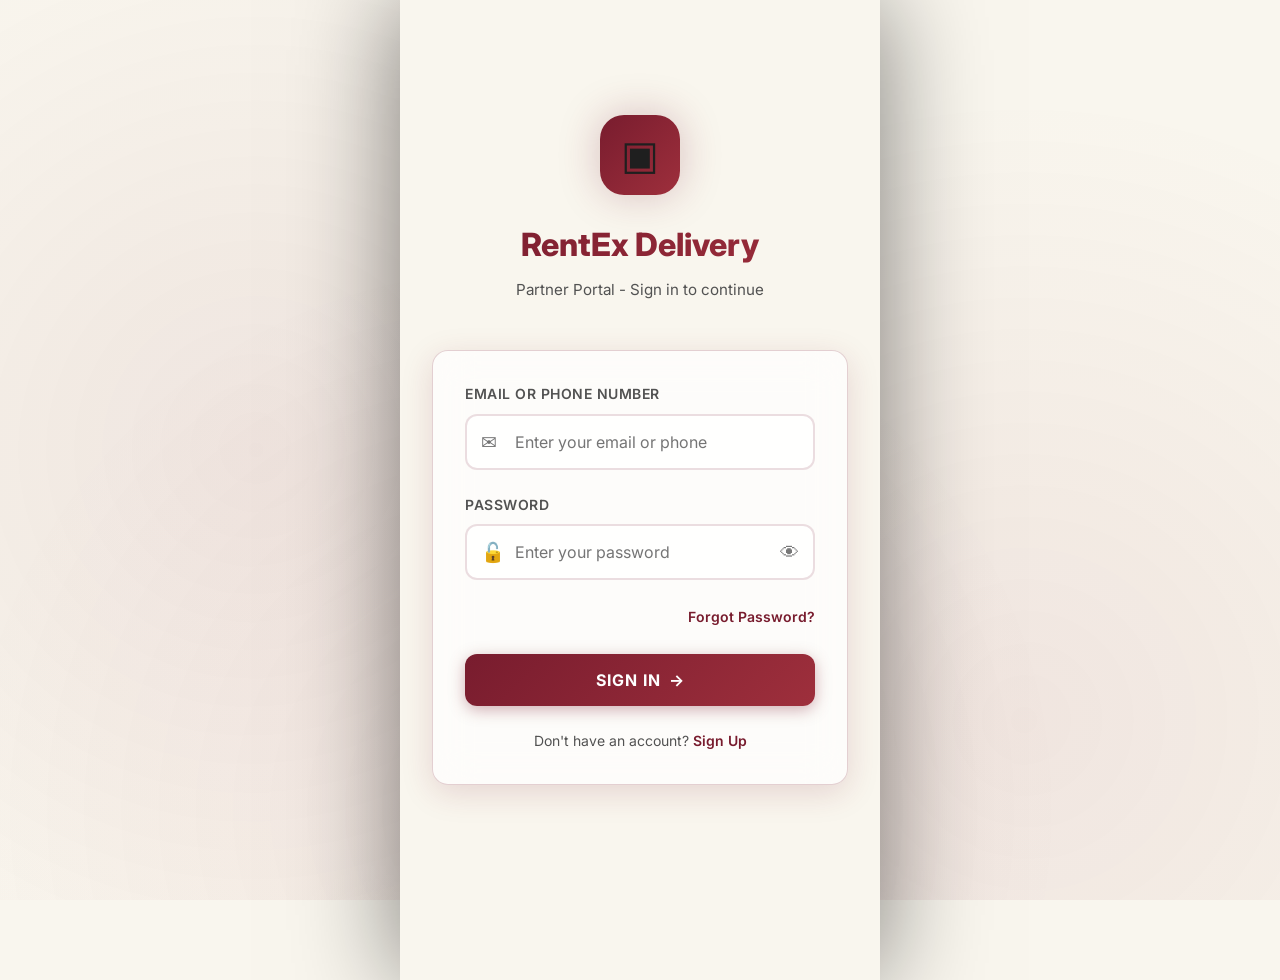
<file: index.html>
<!DOCTYPE html>
<html lang="en">

<head>
    <meta charset="UTF-8">
    <meta name="viewport" content="width=device-width, initial-scale=1.0">
    <title>RentEx Delivery Partner - Premium Rental Delivery Platform</title>
    <meta name="description"
        content="Join RentEx as a delivery partner and earn rewards while delivering rental items with our intuitive, feature-rich mobile platform.">
    <link rel="stylesheet" href="style.css">
</head>

<body>
    <div class="app-container">

        <!-- ==================== LOGIN PAGE ==================== -->
        <div id="loginPage" class="page active">
            <div class="login-container">
                <div class="login-header">
                    <div class="logo">▣</div>
                    <h1>RentEx Delivery</h1>
                    <p>Partner Portal - Sign in to continue</p>
                </div>

                <form class="login-form" id="loginForm">
                    <div class="input-group">
                        <label for="emailPhone">Email or Phone Number</label>
                        <div class="input-wrapper">
                            <span class="input-icon">✉</span>
                            <input type="text" id="emailPhone" placeholder="Enter your email or phone" required>
                        </div>
                    </div>

                    <div class="input-group">
                        <label for="password">Password</label>
                        <div class="input-wrapper">
                            <span class="input-icon">🔓</span>
                            <input type="password" id="password" placeholder="Enter your password" required>
                            <span class="password-toggle" onclick="togglePasswordVisibility('password', this)">👁</span>
                        </div>
                    </div>

                    <div class="forgot-password">
                        <a href="#" id="forgotPasswordLink">Forgot Password?</a>
                    </div>

                    <button type="submit" class="btn btn-primary btn-icon">
                        <span>Sign In</span>
                        <span>→</span>
                    </button>

                    <div
                        style="text-align: center; margin-top: 1.5rem; color: var(--text-secondary); font-size: 0.875rem;">
                        Don't have an account?
                        <a href="#" onclick="showPage('signupPage'); return false;"
                            style="color: var(--primary); font-weight: 600; text-decoration: none;">Sign Up</a>
                    </div>
                </form>
            </div>
        </div>

        <!-- ==================== FORGOT PASSWORD PAGE ==================== -->
        <div id="forgotPasswordPage" class="page">
            <div class="login-container">
                <div class="login-header">
                    <div class="logo">🔓</div>
                    <h1>Reset Password</h1>
                    <p>Enter your email or phone to reset your password</p>
                </div>

                <form class="login-form" id="forgotPasswordForm">
                    <div class="input-group">
                        <label for="resetEmailPhone">Email or Phone Number</label>
                        <div class="input-wrapper">
                            <span class="input-icon">✉</span>
                            <input type="text" id="resetEmailPhone" placeholder="Enter your email or phone" required>
                        </div>
                    </div>

                    <button type="submit" class="btn btn-primary btn-icon">
                        <span>Send Reset Code</span>
                        <span>→</span>
                    </button>

                    <div style="text-align: center; margin-top: 1.5rem;">
                        <a href="#" onclick="showPage('loginPage'); return false;"
                            style="color: var(--text-secondary); text-decoration: none; font-size: 0.875rem;">
                            ← Back to Login
                        </a>
                    </div>
                </form>
            </div>
        </div>

        <!-- ==================== RESET PASSWORD PAGE ==================== -->
        <div id="resetPasswordPage" class="page">
            <div class="login-container">
                <div class="login-header">
                    <div class="logo">✓</div>
                    <h1>Create New Password</h1>
                    <p>Enter your new password below</p>
                </div>

                <form class="login-form" id="resetPasswordForm">
                    <div class="input-group">
                        <label for="newPassword">New Password</label>
                        <div class="input-wrapper">
                            <span class="input-icon">🔓</span>
                            <input type="password" id="newPassword" placeholder="Enter new password (min. 6 characters)"
                                required minlength="6">
                        </div>
                    </div>

                    <div class="input-group">
                        <label for="confirmPassword">Confirm Password</label>
                        <div class="input-wrapper">
                            <span class="input-icon">🔓</span>
                            <input type="password" id="confirmPassword" placeholder="Confirm new password" required
                                minlength="6">
                        </div>
                    </div>

                    <button type="submit" class="btn btn-success btn-icon">
                        <span>Reset Password</span>
                        <span>✓</span>
                    </button>
                </form>
            </div>
        </div>

        <!-- ==================== SIGN UP PAGE ==================== -->
        <div id="signupPage" class="page">
            <div class="login-container">
                <div class="login-header">
                    <div class="logo">+</div>
                    <h1>Create Account</h1>
                    <p>Join as a delivery partner and start earning</p>
                </div>

                <form class="login-form" id="signupForm">
                    <div class="input-group">
                        <label for="signupName">Full Name</label>
                        <div class="input-wrapper">
                            <span class="input-icon">◔</span>
                            <input type="text" id="signupName" placeholder="Enter your full name" required
                                minlength="3">
                        </div>
                    </div>

                    <div class="input-group">
                        <label for="signupEmailPhone">Email or Phone Number</label>
                        <div class="input-wrapper">
                            <span class="input-icon">✉</span>
                            <input type="text" id="signupEmailPhone" placeholder="Enter your email or phone" required>
                        </div>
                    </div>

                    <div class="input-group">
                        <label for="signupPassword">Password</label>
                        <div class="input-wrapper">
                            <span class="input-icon">🔓</span>
                            <input type="password" id="signupPassword"
                                placeholder="Create a password (min. 6 characters)" required minlength="6">
                            <span class="password-toggle"
                                onclick="togglePasswordVisibility('signupPassword', this)">👁</span>
                        </div>
                    </div>

                    <div class="input-group">
                        <label for="signupConfirmPassword">Confirm Password</label>
                        <div class="input-wrapper">
                            <span class="input-icon">🔓</span>
                            <input type="password" id="signupConfirmPassword" placeholder="Confirm your password"
                                required minlength="6">
                            <span class="password-toggle"
                                onclick="togglePasswordVisibility('signupConfirmPassword', this)">👁</span>
                        </div>
                    </div>

                    <button type="submit" class="btn btn-success btn-icon">
                        <span>Create Account</span>
                        <span>✓</span>
                    </button>

                    <div
                        style="text-align: center; margin-top: 1.5rem; color: var(--text-secondary); font-size: 0.875rem;">
                        Already have an account?
                        <a href="#" onclick="showPage('loginPage'); return false;"
                            style="color: var(--primary); font-weight: 600; text-decoration: none;">Sign In</a>
                    </div>
                </form>
            </div>
        </div>

        <!-- ==================== DASHBOARD PAGE ==================== -->
        <div id="dashboardPage" class="page">
            <div class="dashboard">
                <div class="welcome-card">
                    <h2>Welcome, Alex! </h2>
                    <p>You have 2 new delivery requests today</p>
                </div>

                <div class="stats-grid">
                    <div class="stat-card">
                        <div class="stat-icon">◉</div>
                        <div class="stat-label">Today's Earnings</div>
                        <div class="stat-value">₹0</div>
                    </div>

                    <div class="stat-card">
                        <div class="stat-icon">✓</div>
                        <div class="stat-label">Completed</div>
                        <div class="stat-value">0</div>
                    </div>

                    <div class="stat-card">
                        <div class="stat-icon">●</div>
                        <div class="stat-label">Active</div>
                        <div class="stat-value">2</div>
                    </div>

                    <div class="stat-card">
                        <div class="stat-icon">★</div>
                        <div class="stat-label">Rewards</div>
                        <div class="stat-value">0 pts</div>
                    </div>
                </div>

                <div class="section-header">
                    <h3>Upcoming Deliveries</h3>
                    <a href="#" class="view-all">View All →</a>
                </div>

                <div class="order-list">
                    <!-- Order 1 - Pickup from Owner (Delivery Type 1) -->
                    <div class="order-card" onclick="viewOrderDetails('ORD-2451', 'PICKUP_FROM_OWNER')">
                        <div class="order-header">
                            <span class="order-id">▣ ORD-2451</span>
                            <span class="status-badge status-pickup-owner">Pickup from Owner</span>
                        </div>

                        <div class="order-details">
                            <div class="detail-row">
                                <span class="detail-icon">◈</span>
                                <div class="detail-content">
                                    <div class="detail-label">Item</div>
                                    <div class="detail-value">Professional Camera Kit</div>
                                </div>
                            </div>

                            <div class="detail-row">
                                <span class="detail-icon">◔</span>
                                <div class="detail-content">
                                    <div class="detail-label">Pickup From</div>
                                    <div class="detail-value">Rajesh Kumar (Owner)</div>
                                </div>
                            </div>

                            <div class="detail-row">
                                <span class="detail-icon">⊙</span>
                                <div class="detail-content">
                                    <div class="detail-label">Deliver To</div>
                                    <div class="detail-value">Priya Sharma (Borrower)</div>
                                </div>
                            </div>

                            <div class="detail-row">
                                <span class="detail-icon">◉</span>
                                <div class="detail-content">
                                    <div class="detail-label">Earnings</div>
                                    <div class="detail-value">₹180</div>
                                </div>
                            </div>

                            <div class="detail-row">
                                <span class="detail-icon">◫</span>
                                <div class="detail-content">
                                    <div class="detail-label">Rental Period</div>
                                    <div class="detail-value">3 Days</div>
                                </div>
                            </div>
                        </div>

                        <div class="order-actions">
                            <button class="btn btn-secondary btn-small"
                                onclick="event.stopPropagation(); rejectOrder('ORD-2451')">
                                ✕ Reject
                            </button>
                            <button class="btn btn-success btn-small"
                                onclick="event.stopPropagation(); acceptOrder('ORD-2451', 'PICKUP_FROM_OWNER')">
                                ✓ Accept
                            </button>
                        </div>
                    </div>

                    <!-- Order 2 - Return to Owner (Delivery Type 2) -->
                    <div class="order-card" onclick="viewOrderDetails('ORD-2450', 'RETURN_TO_OWNER')">
                        <div class="order-header">
                            <span class="order-id">▣ ORD-2450</span>
                            <span class="status-badge status-return-owner">Return to Owner</span>
                        </div>

                        <div class="order-details">
                            <div class="detail-row">
                                <span class="detail-icon">◈</span>
                                <div class="detail-content">
                                    <div class="detail-label">Item</div>
                                    <div class="detail-value">Professional Camera Kit (Return)</div>
                                </div>
                            </div>

                            <div class="detail-row">
                                <span class="detail-icon">●</span>
                                <div class="detail-content">
                                    <div class="detail-label">Pickup From</div>
                                    <div class="detail-value">Priya Sharma (Borrower)</div>
                                </div>
                            </div>

                            <div class="detail-row">
                                <span class="detail-icon">⌂</span>
                                <div class="detail-content">
                                    <div class="detail-label">Return To</div>
                                    <div class="detail-value">Rajesh Kumar (Owner)</div>
                                </div>
                            </div>

                            <div class="detail-row">
                                <span class="detail-icon">◉</span>
                                <div class="detail-content">
                                    <div class="detail-label">Earnings</div>
                                    <div class="detail-value">₹180</div>
                                </div>
                            </div>

                            <div class="detail-row">
                                <span class="detail-icon">☰</span>
                                <div class="detail-content">
                                    <div class="detail-label">Original Delivery</div>
                                    <div class="detail-value">ORD-2451 (Completed 3 days ago)</div>
                                </div>
                            </div>
                        </div>

                        <div class="order-actions">
                            <button class="btn btn-secondary btn-small"
                                onclick="event.stopPropagation(); rejectOrder('ORD-2450')">
                                ✕ Reject
                            </button>
                            <button class="btn btn-success btn-small"
                                onclick="event.stopPropagation(); acceptOrder('ORD-2450', 'RETURN_TO_OWNER')">
                                ✓ Accept
                            </button>
                        </div>
                    </div>

                    <!-- Order 3 - Another Pickup from Owner -->
                    <div class="order-card" onclick="viewOrderDetails('ORD-2452', 'PICKUP_FROM_OWNER')">
                        <div class="order-header">
                            <span class="order-id">▣ ORD-2452</span>
                            <span class="status-badge status-pickup-owner">Pickup from Owner</span>
                        </div>

                        <div class="order-details">
                            <div class="detail-row">
                                <span class="detail-icon">◐</span>
                                <div class="detail-content">
                                    <div class="detail-label">Item</div>
                                    <div class="detail-value">Mountain Bike</div>
                                </div>
                            </div>

                            <div class="detail-row">
                                <span class="detail-icon">◔</span>
                                <div class="detail-content">
                                    <div class="detail-label">Pickup From</div>
                                    <div class="detail-value">Amit Singh (Owner)</div>
                                </div>
                            </div>

                            <div class="detail-row">
                                <span class="detail-icon">⊙</span>
                                <div class="detail-content">
                                    <div class="detail-label">Deliver To</div>
                                    <div class="detail-value">Neha Gupta (Borrower)</div>
                                </div>
                            </div>

                            <div class="detail-row">
                                <span class="detail-icon">◉</span>
                                <div class="detail-content">
                                    <div class="detail-label">Earnings</div>
                                    <div class="detail-value">₹350</div>
                                </div>
                            </div>
                        </div>

                        <div class="order-actions">
                            <button class="btn btn-secondary btn-small"
                                onclick="event.stopPropagation(); rejectOrder('ORD-2452')">
                                ✕ Reject
                            </button>
                            <button class="btn btn-success btn-small"
                                onclick="event.stopPropagation(); acceptOrder('ORD-2452', 'PICKUP_FROM_OWNER')">
                                ✓ Accept
                            </button>
                        </div>
                    </div>
                </div>
            </div>

            <!-- Bottom Navigation -->
            <nav class="bottom-nav">
                <a class="nav-item active" onclick="showPage('dashboardPage')">
                    <span class="icon">⌂</span>
                    <span>Home</span>
                </a>
                <a class="nav-item" onclick="showPage('ordersPage')">
                    <span class="icon">▣</span>
                    <span>Orders</span>
                </a>
                <a class="nav-item" onclick="showPage('earningsPage')">
                    <span class="icon">◉</span>
                    <span>Earnings</span>
                </a>
                <a class="nav-item" onclick="showPage('profilePage')">
                    <span class="icon">◔</span>
                    <span>Profile</span>
                </a>
            </nav>
        </div>

        <!-- ==================== ORDER DETAILS PAGE ==================== -->
        <div id="orderDetailsPage" class="page">
            <header class="header">
                <div class="header-content">
                    <button class="back-btn" onclick="showPage('dashboardPage')">←</button>
                    <h1 class="header-title">Order Details</h1>
                    <div class="header-actions">
                        <button class="icon-btn" onclick="alert('Call support')">☎</button>
                    </div>
                </div>
            </header>

            <div class="order-details-page">
                <!-- Order Info -->
                <div class="info-card">
                    <div class="info-card-header">
                        <span style="font-size: 1.5rem;">▣</span>
                        <h3>Order #ORD-2451</h3>
                    </div>
                    <div class="info-grid">
                        <div class="info-item">
                            <span class="info-item-icon">◈</span>
                            <div class="info-item-content">
                                <p>Item Name</p>
                                <p>Professional Camera Kit</p>
                            </div>
                        </div>
                        <div class="info-item">
                            <span class="info-item-icon">▭</span>
                            <div class="info-item-content">
                                <p>Package Size</p>
                                <p>Medium - 5 kg (Fragile)</p>
                            </div>
                        </div>
                        <div class="info-item">
                            <span class="info-item-icon">◉</span>
                            <div class="info-item-content">
                                <p>Your Earnings</p>
                                <p style="color: var(--success); font-weight: 700; font-size: 1.25rem;">₹180</p>
                            </div>
                        </div>
                        <div class="info-item">
                            <span class="info-item-icon">◫</span>
                            <div class="info-item-content">
                                <p>Rental Period</p>
                                <p>3 Days (Dec 12 - Dec 15)</p>
                            </div>
                        </div>
                    </div>
                </div>

                <!-- Seller Information -->
                <div class="info-card">
                    <div class="info-card-header">
                        <span style="font-size: 1.5rem;">◔</span>
                        <h3>Seller Information</h3>
                    </div>
                    <div class="user-info">
                        <div class="user-avatar">RK</div>
                        <div class="user-details">
                            <h4>Rajesh Kumar</h4>
                            <p>★ 4.8 Rating · 156 Items Rented</p>
                        </div>
                    </div>
                    <div class="info-grid">
                        <div class="info-item">
                            <span class="info-item-icon">●</span>
                            <div class="info-item-content">
                                <p>Pickup Address</p>
                                <p>123 MG Road, Bangalore, Karnataka 560001</p>
                            </div>
                        </div>
                        <div class="info-item">
                            <span class="info-item-icon">☎</span>
                            <div class="info-item-content">
                                <p>Phone Number</p>
                                <p>+91 98765 43210</p>
                            </div>
                        </div>
                    </div>
                </div>

                <!-- Buyer Information -->
                <div class="info-card">
                    <div class="info-card-header">
                        <span style="font-size: 1.5rem;">◈</span>
                        <h3>Customer Information</h3>
                    </div>
                    <div class="user-info">
                        <div class="user-avatar" style="background: var(--success-gradient);">PS</div>
                        <div class="user-details">
                            <h4>Priya Sharma</h4>
                            <p>★ 4.9 Rating · Member since 2022</p>
                        </div>
                    </div>
                    <div class="info-grid">
                        <div class="info-item">
                            <span class="info-item-icon">⊙</span>
                            <div class="info-item-content">
                                <p>Delivery Address</p>
                                <p>456 Indiranagar 2nd Stage, Bangalore, Karnataka 560038</p>
                            </div>
                        </div>
                        <div class="info-item">
                            <span class="info-item-icon">☎</span>
                            <div class="info-item-content">
                                <p>Phone Number</p>
                                <p>+91 87654 32109</p>
                            </div>
                        </div>
                    </div>
                </div>

                <!-- 4-Photo Capture Section -->
                <div class="photo-capture-section" id="photoSection">
                    <div class="info-card-header">
                        <span style="font-size: 1.5rem;">◈</span>
                        <h3 id="photoSectionTitle">Item Documentation (4 Photos)</h3>
                    </div>
                    <p style="color: var(--text-secondary); font-size: 0.875rem; margin-bottom: 1rem;"
                        id="photoSectionDesc">
                        Capture 4 different angles of the item to document its condition
                    </p>

                    <!-- 4-Photo Grid -->
                    <div class="photo-grid">
                        <!-- Front Photo -->
                        <div class="photo-item">
                            <div class="photo-label">◈ Front View</div>
                            <div class="photo-preview-small" id="photoFront">
                                <div class="photo-preview-placeholder">
                                    <div class="icon">◈</div>
                                    <p>Front</p>
                                </div>
                            </div>
                            <div class="file-input-wrapper">
                                <label for="photoInputFront" class="btn btn-secondary btn-small">
                                    <span>Capture</span>
                                </label>
                                <input type="file" id="photoInputFront" accept="image/*" capture="environment"
                                    onchange="handle4PhotoCapture(event, 'front')">
                            </div>
                        </div>

                        <!-- Back Photo -->
                        <div class="photo-item">
                            <div class="photo-label">◈ Back View</div>
                            <div class="photo-preview-small" id="photoBack">
                                <div class="photo-preview-placeholder">
                                    <div class="icon">◈</div>
                                    <p>Back</p>
                                </div>
                            </div>
                            <div class="file-input-wrapper">
                                <label for="photoInputBack" class="btn btn-secondary btn-small">
                                    <span>Capture</span>
                                </label>
                                <input type="file" id="photoInputBack" accept="image/*" capture="environment"
                                    onchange="handle4PhotoCapture(event, 'back')">
                            </div>
                        </div>

                        <!-- Left Photo -->
                        <div class="photo-item">
                            <div class="photo-label">◈ Left Side</div>
                            <div class="photo-preview-small" id="photoLeft">
                                <div class="photo-preview-placeholder">
                                    <div class="icon">◈</div>
                                    <p>Left</p>
                                </div>
                            </div>
                            <div class="file-input-wrapper">
                                <label for="photoInputLeft" class="btn btn-secondary btn-small">
                                    <span>Capture</span>
                                </label>
                                <input type="file" id="photoInputLeft" accept="image/*" capture="environment"
                                    onchange="handle4PhotoCapture(event, 'left')">
                            </div>
                        </div>

                        <!-- Right Photo -->
                        <div class="photo-item">
                            <div class="photo-label">◈ Right Side</div>
                            <div class="photo-preview-small" id="photoRight">
                                <div class="photo-preview-placeholder">
                                    <div class="icon">◈</div>
                                    <p>Right</p>
                                </div>
                            </div>
                            <div class="file-input-wrapper">
                                <label for="photoInputRight" class="btn btn-secondary btn-small">
                                    <span>Capture</span>
                                </label>
                                <input type="file" id="photoInputRight" accept="image/*" capture="environment"
                                    onchange="handle4PhotoCapture(event, 'right')">
                            </div>
                        </div>
                    </div>

                    <!-- Damage Description -->
                    <div style="margin-top: 1.5rem;">
                        <label for="damageDescription"
                            style="display: block; color: var(--text-secondary); font-size: 0.875rem; font-weight: 600; margin-bottom: 0.5rem;">
                            <span id="damageLabel">📝 Pre-existing Damage Description</span>
                        </label>
                        <textarea id="damageDescription" rows="4"
                            placeholder="Describe any damages, scratches, dents, or defects you notice..."
                            style="width: 100%; padding: 1rem; background: rgba(255, 255, 255, 0.05); border: 2px solid var(--border-color); border-radius: var(--radius-md); color: var(--text-primary); font-size: 0.95rem; font-family: inherit; resize: vertical;"
                            maxlength="500"></textarea>
                        <div
                            style="text-align: right; font-size: 0.75rem; color: var(--text-muted); margin-top: 0.25rem;">
                            <span id="charCount">0</span>/500 characters
                        </div>
                    </div>
                </div>

                <!-- Original Condition Section (Hidden, shown for RETURN orders) -->
                <div class="comparison-section" id="originalConditionSection" style="display: none;">
                    <div class="info-card-header">
                        <span style="font-size: 1.5rem;">◎</span>
                        <h3>Original Condition (From First Delivery)</h3>
                    </div>
                    <p style="color: var(--text-secondary); font-size: 0.875rem; margin-bottom: 1rem;">
                        Compare with these photos taken during the initial pickup
                    </p>

                    <!-- Original 4 Photos -->
                    <div class="photo-grid">
                        <div class="photo-item">
                            <div class="photo-label">◈ Original Front</div>
                            <div class="photo-preview-small" id="originalPhotoFront">
                                <div class="photo-preview-placeholder">
                                    <div class="icon">◈</div>
                                    <p>No photo</p>
                                </div>
                            </div>
                        </div>
                        <div class="photo-item">
                            <div class="photo-label">◈ Original Back</div>
                            <div class="photo-preview-small" id="originalPhotoBack">
                                <div class="photo-preview-placeholder">
                                    <div class="icon">◈</div>
                                    <p>No photo</p>
                                </div>
                            </div>
                        </div>
                        <div class="photo-item">
                            <div class="photo-label">◈ Original Left</div>
                            <div class="photo-preview-small" id="originalPhotoLeft">
                                <div class="photo-preview-placeholder">
                                    <div class="icon">◈</div>
                                    <p>No photo</p>
                                </div>
                            </div>
                        </div>
                        <div class="photo-item">
                            <div class="photo-label">◈ Original Right</div>
                            <div class="photo-preview-small" id="originalPhotoRight">
                                <div class="photo-preview-placeholder">
                                    <div class="icon">◈</div>
                                    <p>No photo</p>
                                </div>
                            </div>
                        </div>
                    </div>

                    <!-- Original Damage Description -->
                    <div
                        style="margin-top: 1rem; padding: 1rem; background: rgba(102, 126, 234, 0.1); border-radius: var(--radius-md); border-left: 3px solid var(--primary);">
                        <div
                            style="font-size: 0.75rem; color: var(--text-secondary); font-weight: 600; margin-bottom: 0.5rem; text-transform: uppercase;">
                            Original Damage Notes:
                        </div>
                        <div style="color: var(--text-primary); font-size: 0.95rem;" id="originalDamageText">
                            No damages reported
                        </div>
                    </div>
                </div>

                <!-- Map Section -->
                <div class="info-card">
                    <div class="info-card-header">
                        <span style="font-size: 1.5rem;">▤</span>
                        <h3>Navigation</h3>
                    </div>
                    <div class="map-container">
                        <div id="map" class="map-placeholder">
                            <div class="icon">▤</div>
                            <p>Loading map...</p>
                            <p style="font-size: 0.875rem; margin-top: 0.5rem;">Distance: 8.5 km · ETA: 25 mins</p>
                        </div>
                    </div>
                    <button class="btn btn-primary btn-icon" onclick="openGoogleMaps()">
                        <span>🧭 Open in Google Maps</span>
                    </button>
                </div>

                <!-- Action Buttons -->
                <div style="display: grid; gap: 1rem; margin-top: 1.5rem;">
                    <button class="btn btn-success btn-icon" onclick="completeDelivery()">
                        <span>✓ Complete Delivery</span>
                    </button>
                    <button class="btn btn-danger btn-icon" onclick="reportIssue()">
                        <span>⚠️ Report Issue</span>
                    </button>
                </div>
            </div>
        </div>

        <!-- ==================== ORDERS PAGE ==================== -->
        <div id="ordersPage" class="page">
            <header class="header">
                <div class="header-content">
                    <h1 class="header-title">My Orders</h1>
                </div>
            </header>
            <div class="dashboard">
                <div class="section-header">
                    <h3>All Deliveries</h3>
                    <span id="deliveryCount" style="color: var(--text-secondary); font-size: 0.875rem;"></span>
                </div>
                <div class="order-list" id="completedOrdersList">
                    <!-- Completed orders will be dynamically loaded here -->
                    <div style="text-align: center; padding: 3rem 1rem; color: var(--text-muted);">
                        <div style="font-size: 3rem; margin-bottom: 1rem;">▣</div>
                        <p>No completed deliveries yet</p>
                        <p style="font-size: 0.875rem; margin-top: 0.5rem;">Complete your first delivery to see it here!
                        </p>
                    </div>
                </div>
            </div>
            <nav class="bottom-nav">
                <a class="nav-item" onclick="showPage('dashboardPage')">
                    <span class="icon">⌂</span>
                    <span>Home</span>
                </a>
                <a class="nav-item active" onclick="showPage('ordersPage')">
                    <span class="icon">▣</span>
                    <span>Orders</span>
                </a>
                <a class="nav-item" onclick="showPage('earningsPage')">
                    <span class="icon">◉</span>
                    <span>Earnings</span>
                </a>
                <a class="nav-item" onclick="showPage('profilePage')">
                    <span class="icon">◔</span>
                    <span>Profile</span>
                </a>
            </nav>
        </div>

        <!-- ==================== EARNINGS PAGE ==================== -->
        <div id="earningsPage" class="page">
            <header class="header">
                <div class="header-content">
                    <h1 class="header-title">Earnings</h1>
                </div>
            </header>
            <div class="dashboard">
                <div class="welcome-card">
                    <h2>Total Earnings</h2>
                    <p style="font-size: 2.5rem; font-weight: 800; margin-top: 0.5rem;">₹45,680</p>
                    <p style="opacity: 0.9;">This month: ₹12,450</p>
                </div>
                <div class="stats-grid">
                    <div class="stat-card">
                        <div class="stat-icon">✓</div>
                        <div class="stat-label">Deliveries</div>
                        <div class="stat-value">156</div>
                    </div>
                    <div class="stat-card">
                        <div class="stat-icon">★</div>
                        <div class="stat-label">Reward Points</div>
                        <div class="stat-value">2,450</div>
                    </div>
                </div>
            </div>
            <nav class="bottom-nav">
                <a class="nav-item" onclick="showPage('dashboardPage')">
                    <span class="icon">⌂</span>
                    <span>Home</span>
                </a>
                <a class="nav-item" onclick="showPage('ordersPage')">
                    <span class="icon">▣</span>
                    <span>Orders</span>
                </a>
                <a class="nav-item active" onclick="showPage('earningsPage')">
                    <span class="icon">◉</span>
                    <span>Earnings</span>
                </a>
                <a class="nav-item" onclick="showPage('profilePage')">
                    <span class="icon">◔</span>
                    <span>Profile</span>
                </a>
            </nav>
        </div>

        <!-- ==================== PROFILE PAGE ==================== -->
        <div id="profilePage" class="page">
            <header class="header">
                <div class="header-content">
                    <h1 class="header-title">Profile</h1>
                </div>
            </header>
            <div class="dashboard">
                <div class="info-card">
                    <div class="user-info" style="flex-direction: column; text-align: center;">
                        <div class="user-avatar" style="width: 80px; height: 80px; font-size: 2rem;">A</div>
                        <div class="user-details">
                            <h4 style="font-size: 1.5rem;">Alex Morgan</h4>
                            <p>★ 4.9 Rating · Elite Partner</p>
                            <p style="margin-top: 0.5rem;">+91 98765 12345</p>
                        </div>
                    </div>
                </div>
                <button class="btn btn-danger" style="margin-top: 2rem;" onclick="logout()">
                    🚪 Logout
                </button>
            </div>
            <nav class="bottom-nav">
                <a class="nav-item" onclick="showPage('dashboardPage')">
                    <span class="icon">⌂</span>
                    <span>Home</span>
                </a>
                <a class="nav-item" onclick="showPage('ordersPage')">
                    <span class="icon">▣</span>
                    <span>Orders</span>
                </a>
                <a class="nav-item" onclick="showPage('earningsPage')">
                    <span class="icon">◉</span>
                    <span>Earnings</span>
                </a>
                <a class="nav-item active" onclick="showPage('profilePage')">
                    <span class="icon">◔</span>
                    <span>Profile</span>
                </a>
            </nav>
        </div>

        <!-- ==================== REWARD MODAL ==================== -->
        <div id="rewardModal" class="modal-overlay">
            <div class="modal">
                <div class="modal-icon">🎉</div>
                <h2>Delivery Completed!</h2>
                <p>Great job! You've earned rewards for this delivery.</p>
                <div class="reward-amount">+₹180</div>
                <div style="text-align: center; color: var(--text-secondary); margin-bottom: 1.5rem;">
                    <p>Bonus: +50 Reward Points</p>
                </div>
                <button class="btn btn-success" onclick="closeRewardModal()">
                    ✓ Continue
                </button>
            </div>
        </div>

    </div>

    <script src="script.js"></script>
</body>

</html>
</file>
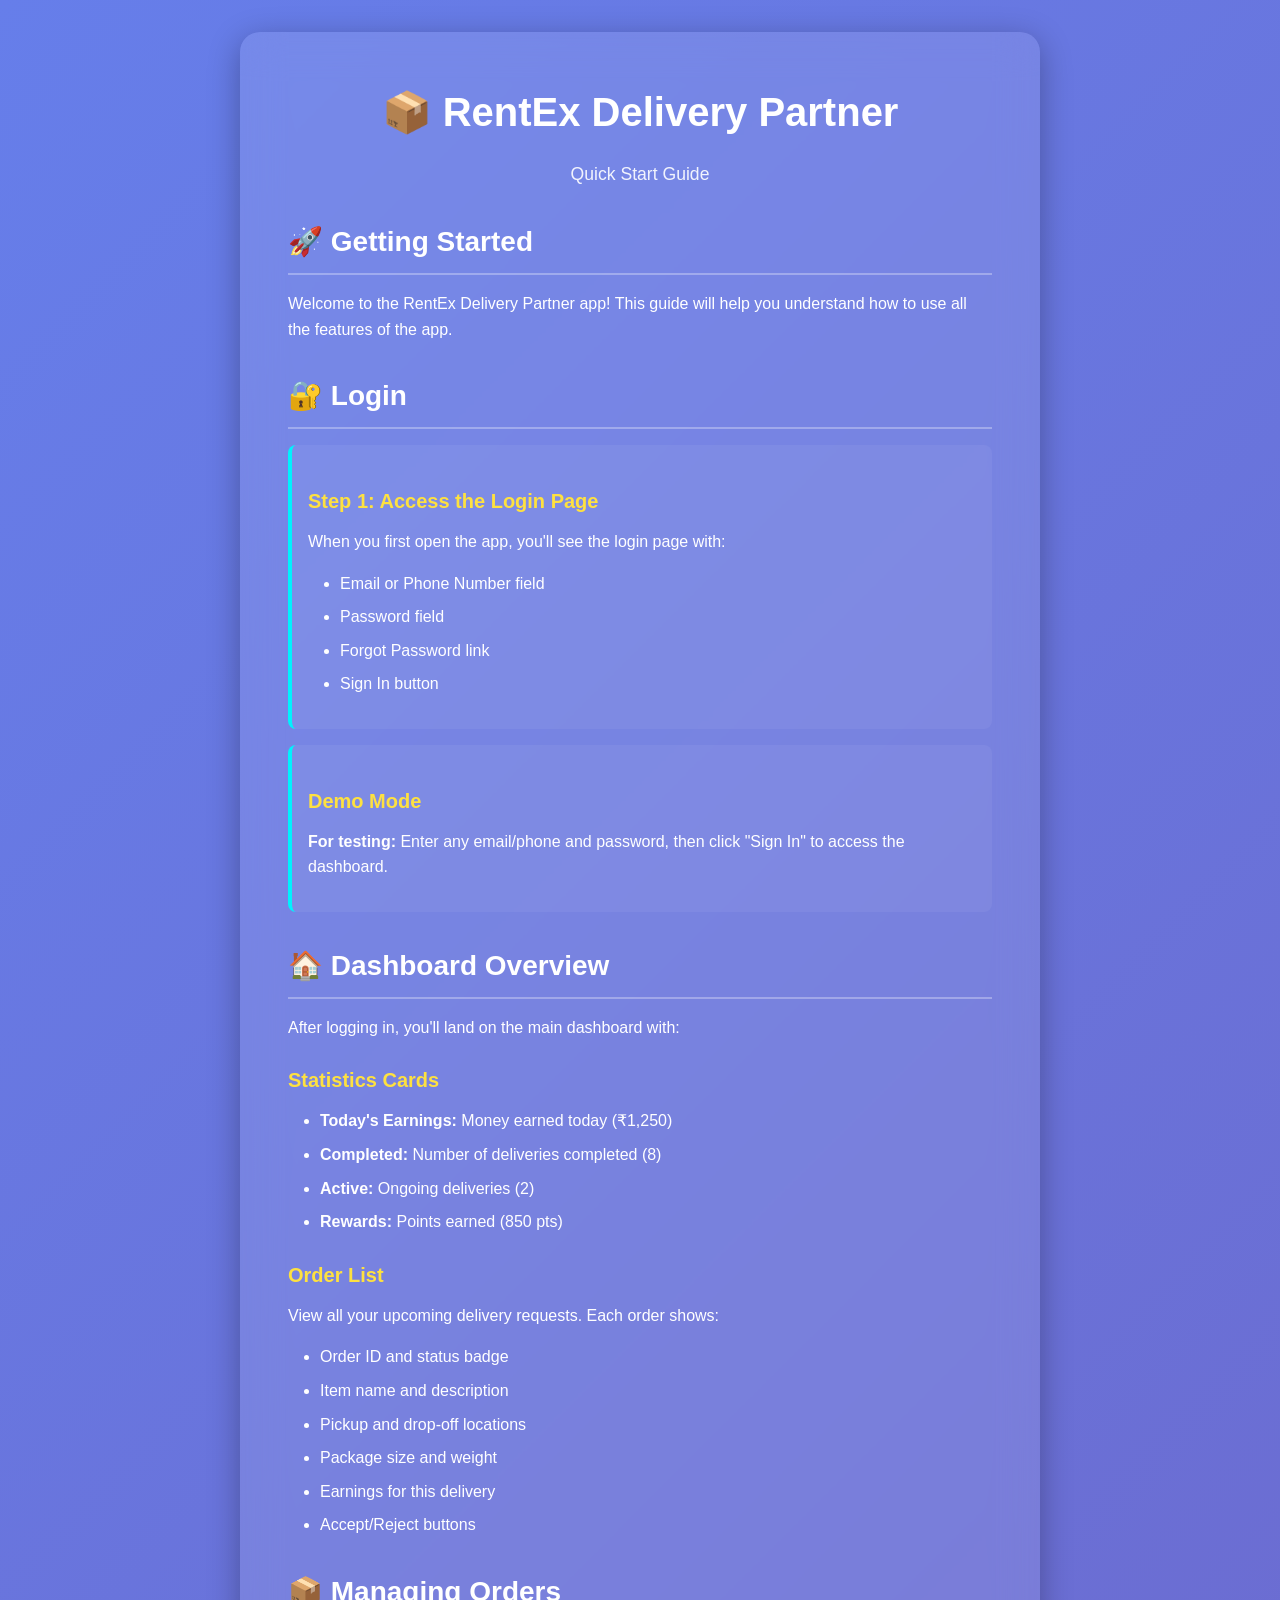
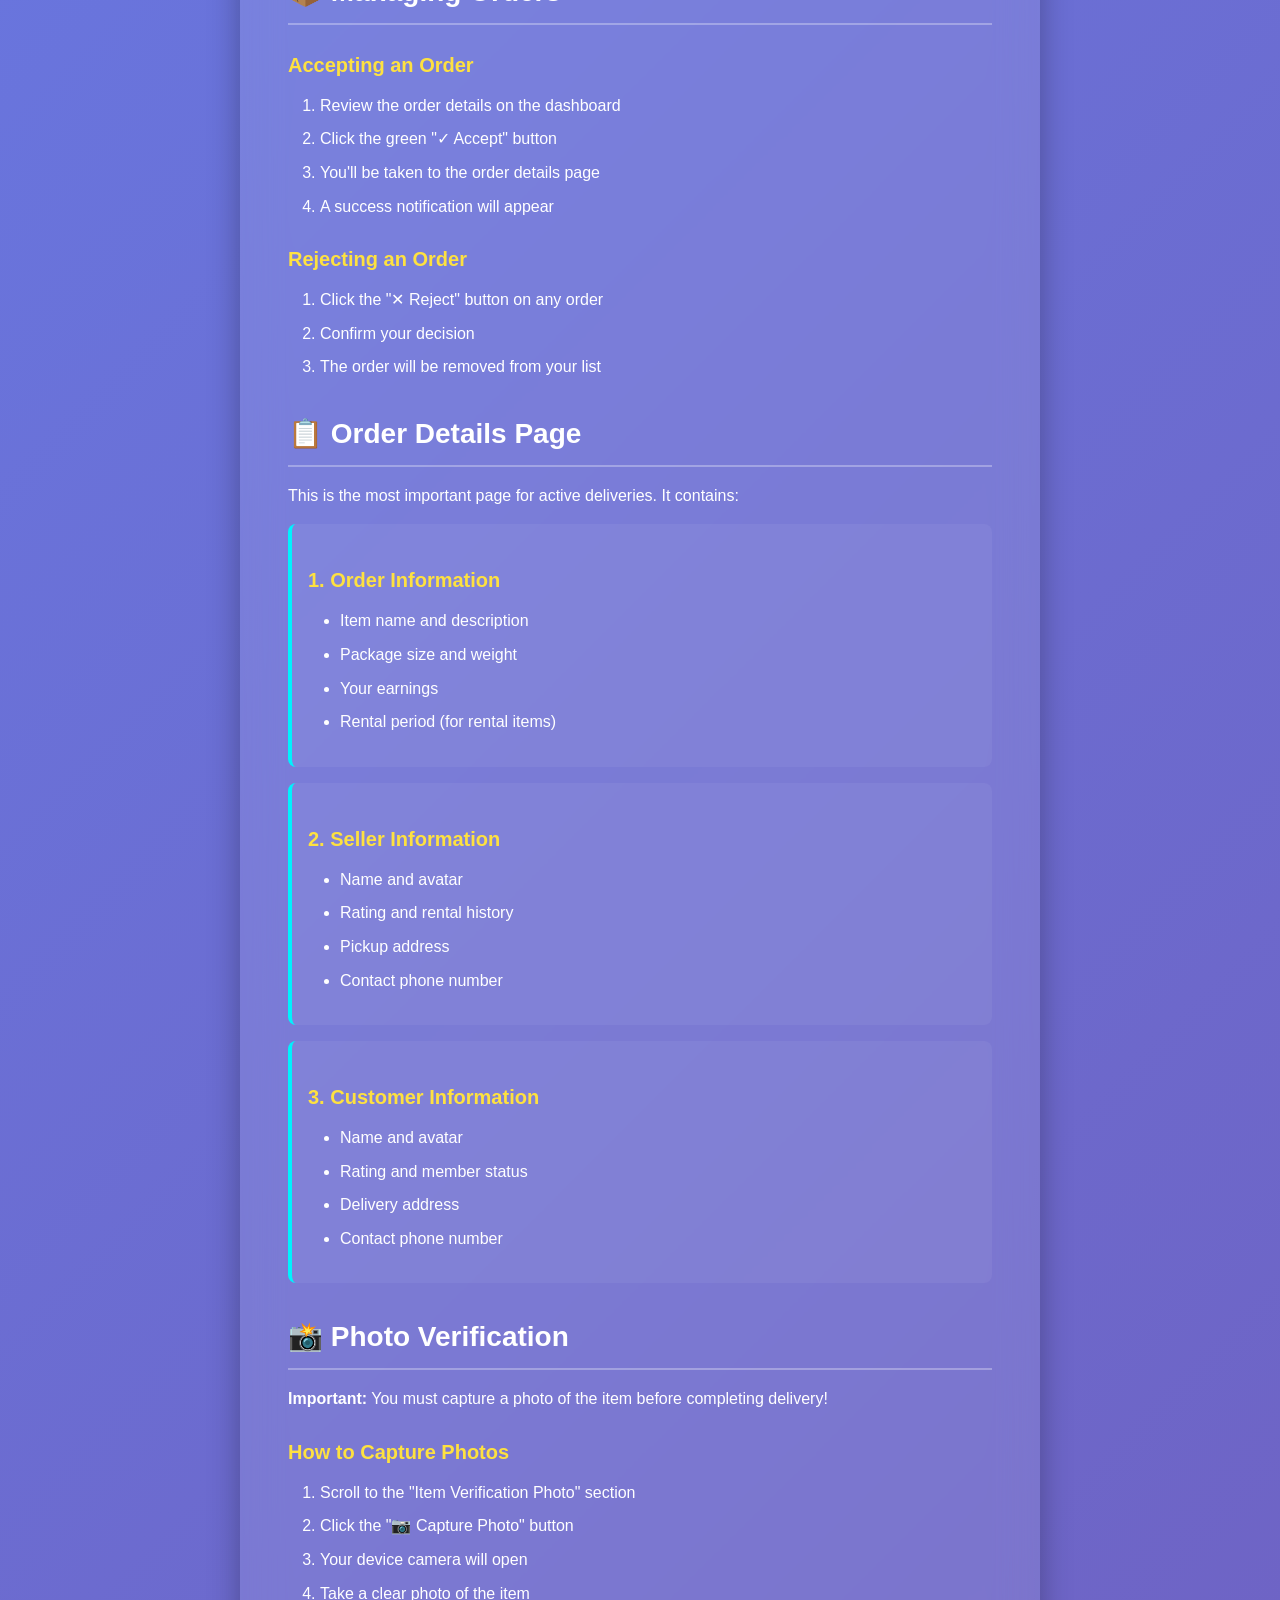
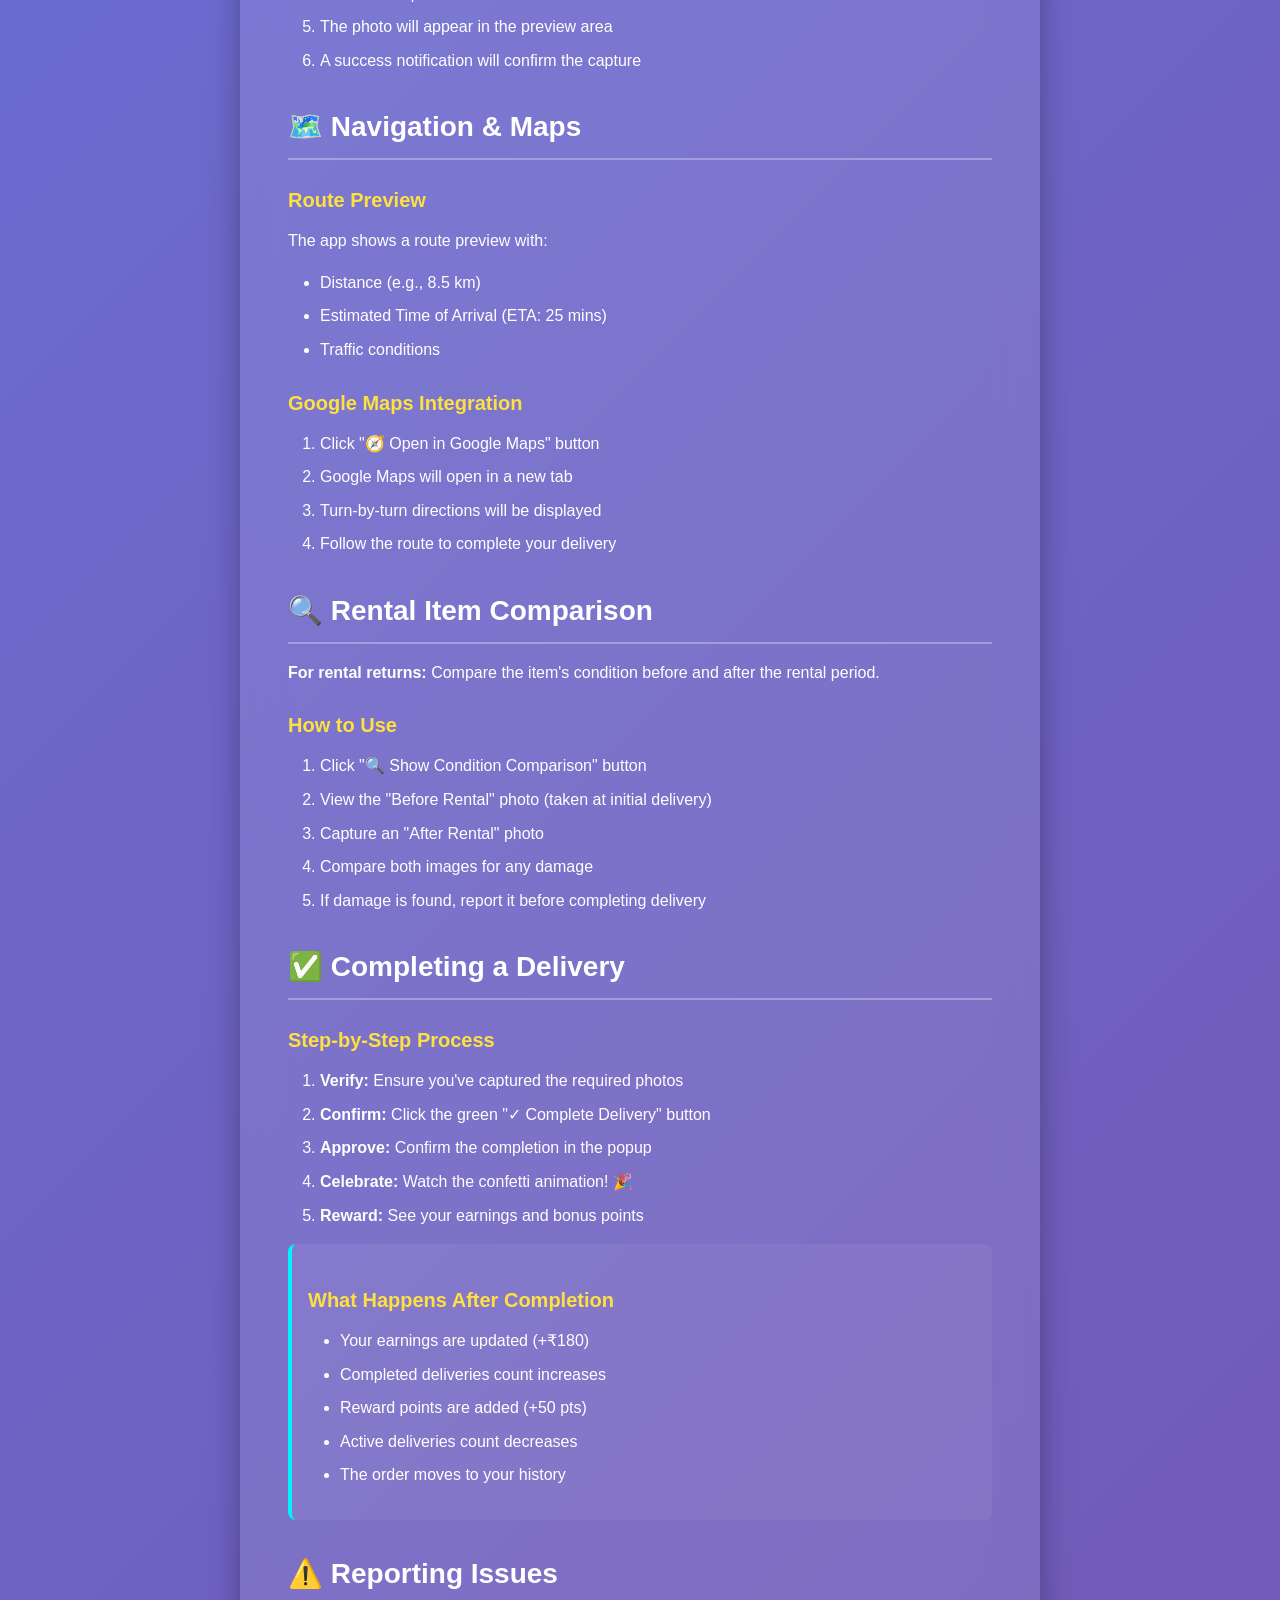
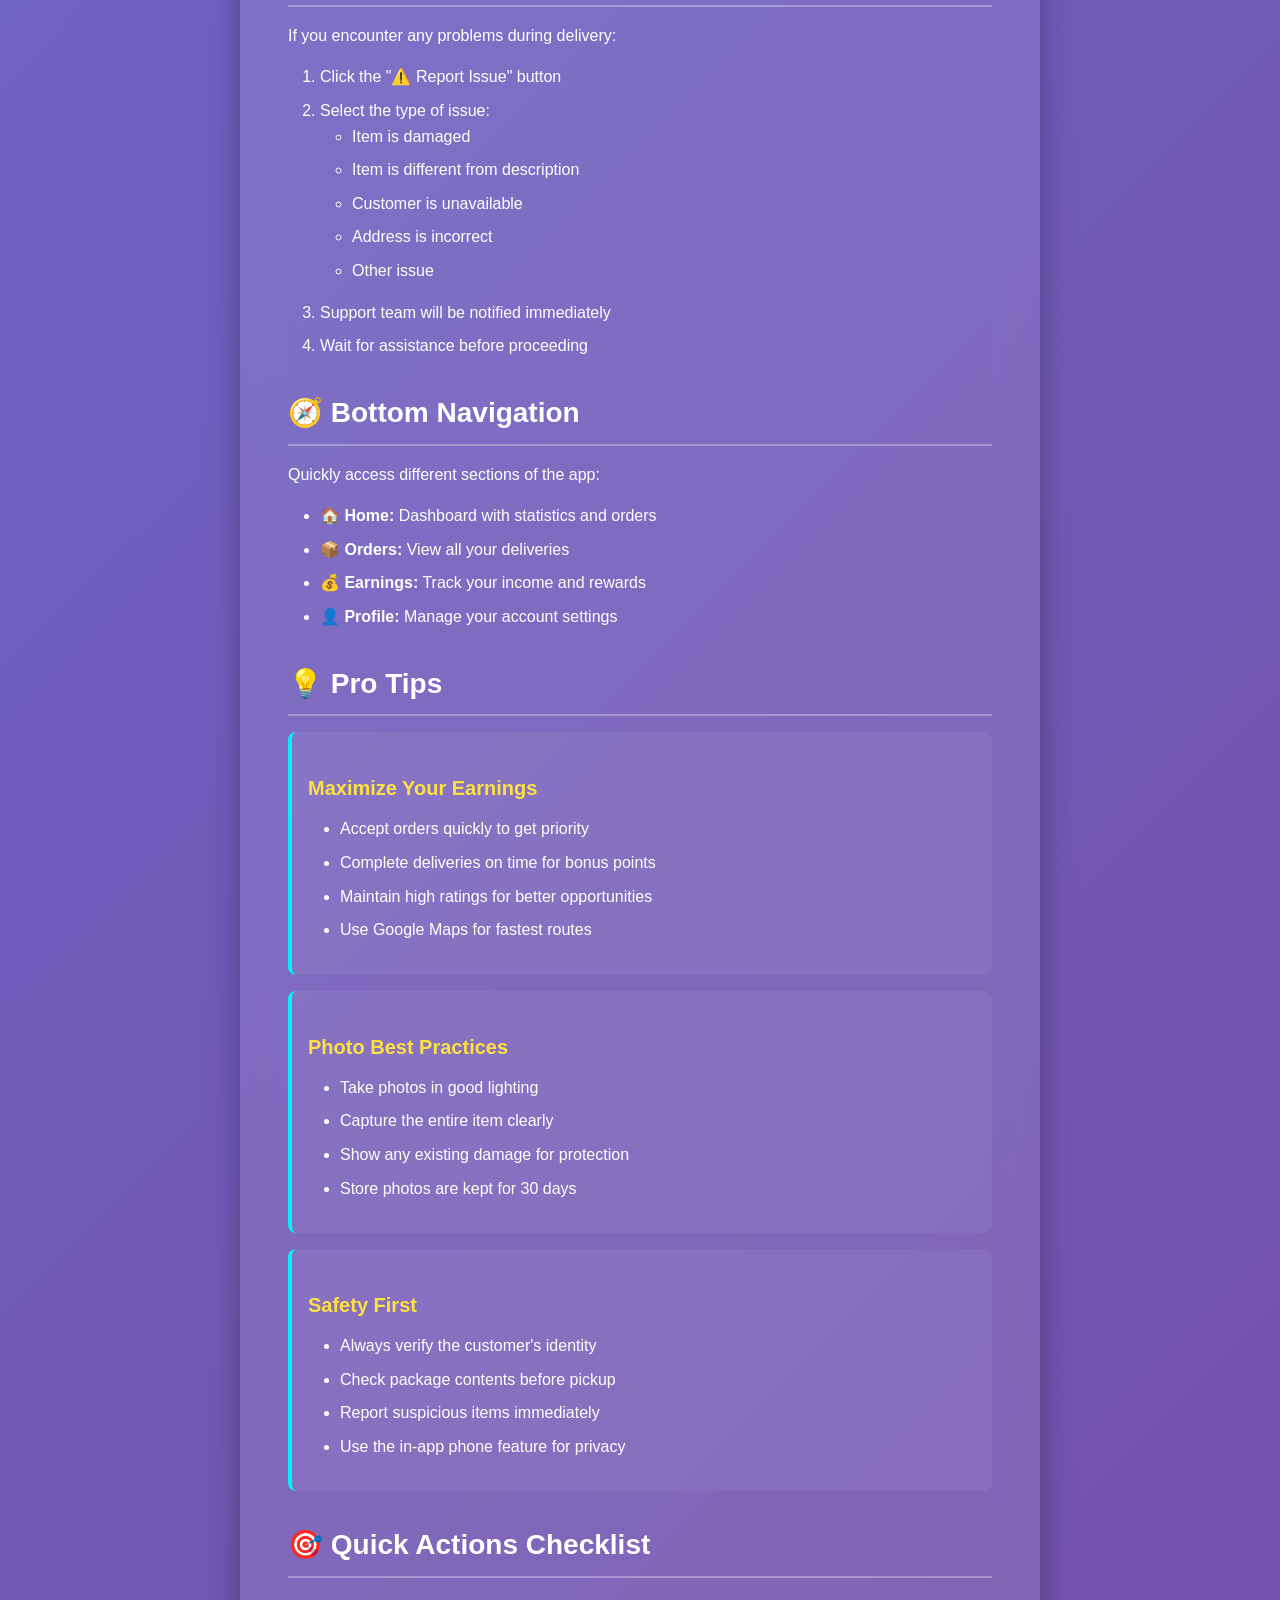
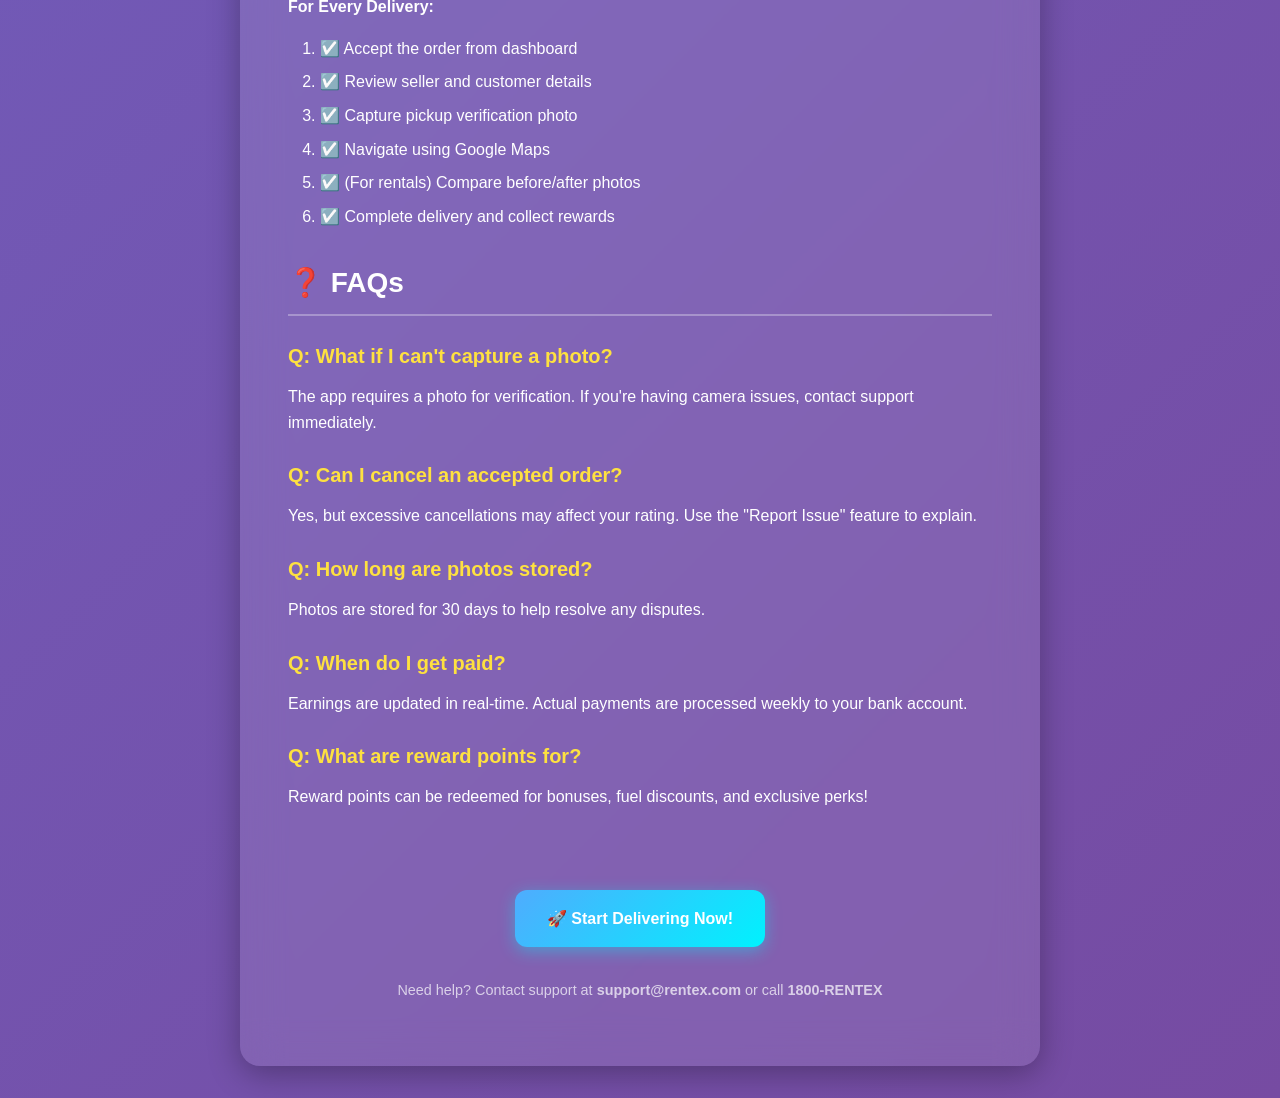
<file: guide.html>
<!DOCTYPE html>
<html lang="en">

<head>
    <meta charset="UTF-8">
    <meta name="viewport" content="width=device-width, initial-scale=1.0">
    <title>RentEx Delivery - Usage Guide</title>
    <style>
        * {
            margin: 0;
            padding: 0;
            box-sizing: border-box;
        }

        body {
            font-family: 'Inter', -apple-system, BlinkMacSystemFont, 'Segoe UI', sans-serif;
            background: linear-gradient(135deg, #667eea 0%, #764ba2 100%);
            color: white;
            padding: 2rem;
            line-height: 1.6;
        }

        .container {
            max-width: 800px;
            margin: 0 auto;
            background: rgba(255, 255, 255, 0.1);
            backdrop-filter: blur(20px);
            border-radius: 20px;
            padding: 3rem;
            box-shadow: 0 8px 32px rgba(0, 0, 0, 0.3);
        }

        h1 {
            font-size: 2.5rem;
            margin-bottom: 1rem;
            text-align: center;
        }

        h2 {
            font-size: 1.75rem;
            margin-top: 2rem;
            margin-bottom: 1rem;
            border-bottom: 2px solid rgba(255, 255, 255, 0.3);
            padding-bottom: 0.5rem;
        }

        h3 {
            font-size: 1.25rem;
            margin-top: 1.5rem;
            margin-bottom: 0.75rem;
            color: #fee140;
        }

        p {
            margin-bottom: 1rem;
        }

        ul,
        ol {
            margin-left: 2rem;
            margin-bottom: 1rem;
        }

        li {
            margin-bottom: 0.5rem;
        }

        .feature-box {
            background: rgba(255, 255, 255, 0.05);
            border-left: 4px solid #00f2fe;
            padding: 1rem;
            margin: 1rem 0;
            border-radius: 8px;
        }

        .cta-button {
            display: inline-block;
            background: linear-gradient(135deg, #4facfe 0%, #00f2fe 100%);
            color: white;
            padding: 1rem 2rem;
            text-decoration: none;
            border-radius: 12px;
            font-weight: 700;
            margin-top: 2rem;
            text-align: center;
            box-shadow: 0 4px 16px rgba(0, 242, 254, 0.4);
            transition: transform 0.3s ease;
        }

        .cta-button:hover {
            transform: translateY(-2px);
            box-shadow: 0 6px 24px rgba(0, 242, 254, 0.5);
        }

        code {
            background: rgba(0, 0, 0, 0.3);
            padding: 0.2rem 0.5rem;
            border-radius: 4px;
            font-family: 'Monaco', monospace;
        }

        .emoji {
            font-size: 1.5rem;
        }
    </style>
</head>

<body>
    <div class="container">
        <h1>📦 RentEx Delivery Partner</h1>
        <p style="text-align: center; font-size: 1.1rem; opacity: 0.9;">Quick Start Guide</p>

        <h2>🚀 Getting Started</h2>
        <p>Welcome to the RentEx Delivery Partner app! This guide will help you understand how to use all the features
            of the app.</p>

        <h2>🔐 Login</h2>
        <div class="feature-box">
            <h3>Step 1: Access the Login Page</h3>
            <p>When you first open the app, you'll see the login page with:</p>
            <ul>
                <li>Email or Phone Number field</li>
                <li>Password field</li>
                <li>Forgot Password link</li>
                <li>Sign In button</li>
            </ul>
        </div>

        <div class="feature-box">
            <h3>Demo Mode</h3>
            <p><strong>For testing:</strong> Enter any email/phone and password, then click "Sign In" to access the
                dashboard.</p>
        </div>

        <h2>🏠 Dashboard Overview</h2>
        <p>After logging in, you'll land on the main dashboard with:</p>

        <h3>Statistics Cards</h3>
        <ul>
            <li><strong>Today's Earnings:</strong> Money earned today (₹1,250)</li>
            <li><strong>Completed:</strong> Number of deliveries completed (8)</li>
            <li><strong>Active:</strong> Ongoing deliveries (2)</li>
            <li><strong>Rewards:</strong> Points earned (850 pts)</li>
        </ul>

        <h3>Order List</h3>
        <p>View all your upcoming delivery requests. Each order shows:</p>
        <ul>
            <li>Order ID and status badge</li>
            <li>Item name and description</li>
            <li>Pickup and drop-off locations</li>
            <li>Package size and weight</li>
            <li>Earnings for this delivery</li>
            <li>Accept/Reject buttons</li>
        </ul>

        <h2>📦 Managing Orders</h2>

        <h3>Accepting an Order</h3>
        <ol>
            <li>Review the order details on the dashboard</li>
            <li>Click the green "✓ Accept" button</li>
            <li>You'll be taken to the order details page</li>
            <li>A success notification will appear</li>
        </ol>

        <h3>Rejecting an Order</h3>
        <ol>
            <li>Click the "✕ Reject" button on any order</li>
            <li>Confirm your decision</li>
            <li>The order will be removed from your list</li>
        </ol>

        <h2>📋 Order Details Page</h2>
        <p>This is the most important page for active deliveries. It contains:</p>

        <div class="feature-box">
            <h3>1. Order Information</h3>
            <ul>
                <li>Item name and description</li>
                <li>Package size and weight</li>
                <li>Your earnings</li>
                <li>Rental period (for rental items)</li>
            </ul>
        </div>

        <div class="feature-box">
            <h3>2. Seller Information</h3>
            <ul>
                <li>Name and avatar</li>
                <li>Rating and rental history</li>
                <li>Pickup address</li>
                <li>Contact phone number</li>
            </ul>
        </div>

        <div class="feature-box">
            <h3>3. Customer Information</h3>
            <ul>
                <li>Name and avatar</li>
                <li>Rating and member status</li>
                <li>Delivery address</li>
                <li>Contact phone number</li>
            </ul>
        </div>

        <h2>📸 Photo Verification</h2>
        <p><strong>Important:</strong> You must capture a photo of the item before completing delivery!</p>

        <h3>How to Capture Photos</h3>
        <ol>
            <li>Scroll to the "Item Verification Photo" section</li>
            <li>Click the "📷 Capture Photo" button</li>
            <li>Your device camera will open</li>
            <li>Take a clear photo of the item</li>
            <li>The photo will appear in the preview area</li>
            <li>A success notification will confirm the capture</li>
        </ol>

        <h2>🗺️ Navigation & Maps</h2>

        <h3>Route Preview</h3>
        <p>The app shows a route preview with:</p>
        <ul>
            <li>Distance (e.g., 8.5 km)</li>
            <li>Estimated Time of Arrival (ETA: 25 mins)</li>
            <li>Traffic conditions</li>
        </ul>

        <h3>Google Maps Integration</h3>
        <ol>
            <li>Click "🧭 Open in Google Maps" button</li>
            <li>Google Maps will open in a new tab</li>
            <li>Turn-by-turn directions will be displayed</li>
            <li>Follow the route to complete your delivery</li>
        </ol>

        <h2>🔍 Rental Item Comparison</h2>
        <p><strong>For rental returns:</strong> Compare the item's condition before and after the rental period.</p>

        <h3>How to Use</h3>
        <ol>
            <li>Click "🔍 Show Condition Comparison" button</li>
            <li>View the "Before Rental" photo (taken at initial delivery)</li>
            <li>Capture an "After Rental" photo</li>
            <li>Compare both images for any damage</li>
            <li>If damage is found, report it before completing delivery</li>
        </ol>

        <h2>✅ Completing a Delivery</h2>

        <h3>Step-by-Step Process</h3>
        <ol>
            <li><strong>Verify:</strong> Ensure you've captured the required photos</li>
            <li><strong>Confirm:</strong> Click the green "✓ Complete Delivery" button</li>
            <li><strong>Approve:</strong> Confirm the completion in the popup</li>
            <li><strong>Celebrate:</strong> Watch the confetti animation! 🎉</li>
            <li><strong>Reward:</strong> See your earnings and bonus points</li>
        </ol>

        <div class="feature-box">
            <h3>What Happens After Completion</h3>
            <ul>
                <li>Your earnings are updated (+₹180)</li>
                <li>Completed deliveries count increases</li>
                <li>Reward points are added (+50 pts)</li>
                <li>Active deliveries count decreases</li>
                <li>The order moves to your history</li>
            </ul>
        </div>

        <h2>⚠️ Reporting Issues</h2>
        <p>If you encounter any problems during delivery:</p>

        <ol>
            <li>Click the "⚠️ Report Issue" button</li>
            <li>Select the type of issue:
                <ul>
                    <li>Item is damaged</li>
                    <li>Item is different from description</li>
                    <li>Customer is unavailable</li>
                    <li>Address is incorrect</li>
                    <li>Other issue</li>
                </ul>
            </li>
            <li>Support team will be notified immediately</li>
            <li>Wait for assistance before proceeding</li>
        </ol>

        <h2>🧭 Bottom Navigation</h2>
        <p>Quickly access different sections of the app:</p>

        <ul>
            <li><strong>🏠 Home:</strong> Dashboard with statistics and orders</li>
            <li><strong>📦 Orders:</strong> View all your deliveries</li>
            <li><strong>💰 Earnings:</strong> Track your income and rewards</li>
            <li><strong>👤 Profile:</strong> Manage your account settings</li>
        </ul>

        <h2>💡 Pro Tips</h2>

        <div class="feature-box">
            <h3>Maximize Your Earnings</h3>
            <ul>
                <li>Accept orders quickly to get priority</li>
                <li>Complete deliveries on time for bonus points</li>
                <li>Maintain high ratings for better opportunities</li>
                <li>Use Google Maps for fastest routes</li>
            </ul>
        </div>

        <div class="feature-box">
            <h3>Photo Best Practices</h3>
            <ul>
                <li>Take photos in good lighting</li>
                <li>Capture the entire item clearly</li>
                <li>Show any existing damage for protection</li>
                <li>Store photos are kept for 30 days</li>
            </ul>
        </div>

        <div class="feature-box">
            <h3>Safety First</h3>
            <ul>
                <li>Always verify the customer's identity</li>
                <li>Check package contents before pickup</li>
                <li>Report suspicious items immediately</li>
                <li>Use the in-app phone feature for privacy</li>
            </ul>
        </div>

        <h2>🎯 Quick Actions Checklist</h2>
        <p><strong>For Every Delivery:</strong></p>
        <ol>
            <li>☑️ Accept the order from dashboard</li>
            <li>☑️ Review seller and customer details</li>
            <li>☑️ Capture pickup verification photo</li>
            <li>☑️ Navigate using Google Maps</li>
            <li>☑️ (For rentals) Compare before/after photos</li>
            <li>☑️ Complete delivery and collect rewards</li>
        </ol>

        <h2>❓ FAQs</h2>

        <h3>Q: What if I can't capture a photo?</h3>
        <p>The app requires a photo for verification. If you're having camera issues, contact support immediately.</p>

        <h3>Q: Can I cancel an accepted order?</h3>
        <p>Yes, but excessive cancellations may affect your rating. Use the "Report Issue" feature to explain.</p>

        <h3>Q: How long are photos stored?</h3>
        <p>Photos are stored for 30 days to help resolve any disputes.</p>

        <h3>Q: When do I get paid?</h3>
        <p>Earnings are updated in real-time. Actual payments are processed weekly to your bank account.</p>

        <h3>Q: What are reward points for?</h3>
        <p>Reward points can be redeemed for bonuses, fuel discounts, and exclusive perks!</p>

        <div style="text-align: center; margin-top: 3rem;">
            <a href="index.html" class="cta-button">🚀 Start Delivering Now!</a>
        </div>

        <p style="text-align: center; margin-top: 2rem; opacity: 0.7; font-size: 0.9rem;">
            Need help? Contact support at <strong>support@rentex.com</strong> or call <strong>1800-RENTEX</strong>
        </p>
    </div>
</body>

</html>
</file>
<file: style.css>
@import url('https://fonts.googleapis.com/css2?family=Inter:wght@300;400;500;600;700;800&display=swap');

/* ========== CSS VARIABLES & DESIGN TOKENS ========== */
:root {
    /* Primary Colors - Burgundy Palette */
    --primary-gradient: linear-gradient(135deg, #781C2E 0%, #9E2F3C 100%);
    --secondary-gradient: linear-gradient(135deg, #B13843 0%, #8B2635 100%);
    --success-gradient: linear-gradient(135deg, #2d7a4f 0%, #3d9970 100%);
    --warning-gradient: linear-gradient(135deg, #d97706 0%, #f59e0b 100%);
    --accent-gradient: linear-gradient(135deg, #8B2635 0%, #781C2E 100%);

    /* Solid Colors */
    --primary: #781C2E;
    --primary-dark: #5a1522;
    --secondary: #B13843;
    --success: #3d9970;
    --warning: #f59e0b;
    --danger: #dc2626;

    /* Neutral Colors */
    --bg-dark: #F9F6EE;
    --bg-card: #ffffff;
    --bg-card-hover: #f5f2ea;
    --text-primary: #1f1f1f;
    --text-secondary: #525252;
    --text-muted: #737373;
    --border-color: rgba(120, 28, 46, 0.15);

    /* Glassmorphism */
    --glass-bg: rgba(255, 255, 255, 0.7);
    --glass-border: rgba(120, 28, 46, 0.2);

    /* Shadows */
    --shadow-sm: 0 2px 8px rgba(120, 28, 46, 0.08);
    --shadow-md: 0 4px 16px rgba(120, 28, 46, 0.12);
    --shadow-lg: 0 8px 32px rgba(120, 28, 46, 0.15);
    --shadow-glow: 0 0 40px rgba(120, 28, 46, 0.25);

    /* Spacing */
    --spacing-xs: 0.5rem;
    --spacing-sm: 1rem;
    --spacing-md: 1.5rem;
    --spacing-lg: 2rem;
    --spacing-xl: 3rem;

    /* Border Radius */
    --radius-sm: 8px;
    --radius-md: 12px;
    --radius-lg: 16px;
    --radius-xl: 24px;
    --radius-full: 50%;

    /* Transitions */
    --transition-fast: 0.2s ease;
    --transition-base: 0.3s ease;
    --transition-slow: 0.5s ease;
}

/* ========== RESET & BASE STYLES ========== */
* {
    margin: 0;
    padding: 0;
    box-sizing: border-box;
}

body {
    font-family: 'Inter', -apple-system, BlinkMacSystemFont, 'Segoe UI', sans-serif;
    background: var(--bg-dark);
    color: var(--text-primary);
    line-height: 1.6;
    overflow-x: hidden;
    min-height: 100vh;
}

/* Animated Background */
body::before {
    content: '';
    position: fixed;
    top: 0;
    left: 0;
    width: 100%;
    height: 100%;
    background:
        radial-gradient(circle at 20% 50%, rgba(120, 28, 46, 0.08) 0%, transparent 50%),
        radial-gradient(circle at 80% 80%, rgba(139, 38, 53, 0.08) 0%, transparent 50%),
        radial-gradient(circle at 40% 90%, rgba(177, 56, 67, 0.06) 0%, transparent 50%);
    z-index: -1;
    animation: backgroundPulse 15s ease infinite;
}

@keyframes backgroundPulse {

    0%,
    100% {
        opacity: 1;
    }

    50% {
        opacity: 0.8;
    }
}

/* ========== LAYOUT CONTAINERS ========== */
.app-container {
    max-width: 480px;
    margin: 0 auto;
    background: var(--bg-dark);
    min-height: 100vh;
    position: relative;
    box-shadow: 0 0 100px rgba(0, 0, 0, 0.5);
}

.page {
    display: none;
    animation: fadeIn 0.4s ease;
    min-height: 100vh;
    padding-bottom: 80px;
}

.page.active {
    display: block;
}

@keyframes fadeIn {
    from {
        opacity: 0;
        transform: translateY(10px);
    }

    to {
        opacity: 1;
        transform: translateY(0);
    }
}

@keyframes shake {

    0%,
    100% {
        transform: translateX(0);
    }

    10%,
    30%,
    50%,
    70%,
    90% {
        transform: translateX(-10px);
    }

    20%,
    40%,
    60%,
    80% {
        transform: translateX(10px);
    }
}


/* ========== LOGIN PAGE ========== */
.login-container {
    min-height: 100vh;
    display: flex;
    flex-direction: column;
    justify-content: center;
    padding: var(--spacing-lg);
}

.login-header {
    text-align: center;
    margin-bottom: var(--spacing-xl);
}

.logo {
    width: 80px;
    height: 80px;
    margin: 0 auto var(--spacing-md);
    background: var(--primary-gradient);
    border-radius: var(--radius-xl);
    display: flex;
    align-items: center;
    justify-content: center;
    font-size: 2.5rem;
    box-shadow: var(--shadow-glow);
    animation: logoFloat 3s ease-in-out infinite;
}

@keyframes logoFloat {

    0%,
    100% {
        transform: translateY(0);
    }

    50% {
        transform: translateY(-10px);
    }
}

.login-header h1 {
    font-size: 2rem;
    font-weight: 800;
    background: var(--primary-gradient);
    -webkit-background-clip: text;
    -webkit-text-fill-color: transparent;
    background-clip: text;
    margin-bottom: var(--spacing-xs);
}

.login-header p {
    color: var(--text-secondary);
    font-size: 0.95rem;
}

.login-form {
    background: var(--glass-bg);
    backdrop-filter: blur(20px);
    border: 1px solid var(--glass-border);
    border-radius: var(--radius-lg);
    padding: var(--spacing-lg);
    box-shadow: var(--shadow-lg);
}

.input-group {
    margin-bottom: var(--spacing-md);
}

.input-group label {
    display: block;
    color: var(--text-secondary);
    font-size: 0.875rem;
    font-weight: 600;
    margin-bottom: var(--spacing-xs);
    text-transform: uppercase;
    letter-spacing: 0.5px;
}

.input-wrapper {
    position: relative;
}

.input-icon {
    position: absolute;
    left: 1rem;
    top: 50%;
    transform: translateY(-50%);
    font-size: 1.2rem;
    color: var(--text-muted);
}

.input-group input {
    width: 100%;
    padding: 1rem 1rem 1rem 3rem;
    background: rgba(255, 255, 255, 0.8);
    border: 2px solid var(--border-color);
    border-radius: var(--radius-md);
    color: var(--text-primary);
    font-size: 1rem;
    font-family: inherit;
    transition: all var(--transition-base);
}

.input-group input:focus {
    outline: none;
    border-color: var(--primary);
    background: rgba(255, 255, 255, 0.95);
    box-shadow: 0 0 0 4px rgba(120, 28, 46, 0.1);
}

.password-toggle {
    position: absolute;
    right: 1rem;
    top: 50%;
    transform: translateY(-50%);
    font-size: 1.2rem;
    cursor: pointer;
    user-select: none;
    opacity: 0.6;
    transition: opacity var(--transition-fast);
}

.password-toggle:hover {
    opacity: 1;
}

.forgot-password {
    text-align: right;
    margin-bottom: var(--spacing-md);
}

.forgot-password a {
    color: var(--primary);
    text-decoration: none;
    font-size: 0.875rem;
    font-weight: 600;
    transition: color var(--transition-fast);
}

.forgot-password a:hover {
    color: var(--text-primary);
}

/* ========== BUTTONS ========== */
.btn {
    width: 100%;
    padding: 1rem;
    border: none;
    border-radius: var(--radius-md);
    font-size: 1rem;
    font-weight: 700;
    font-family: inherit;
    cursor: pointer;
    transition: all var(--transition-base);
    text-transform: uppercase;
    letter-spacing: 1px;
    position: relative;
    overflow: hidden;
}

.btn::before {
    content: '';
    position: absolute;
    top: 50%;
    left: 50%;
    width: 0;
    height: 0;
    border-radius: 50%;
    background: rgba(255, 255, 255, 0.2);
    transform: translate(-50%, -50%);
    transition: width 0.6s, height 0.6s;
}

.btn:hover::before {
    width: 300px;
    height: 300px;
}

.btn-primary {
    background: var(--primary-gradient);
    color: white;
    box-shadow: 0 4px 16px rgba(120, 28, 46, 0.35);
}

.btn-primary:hover {
    transform: translateY(-2px);
    box-shadow: 0 6px 24px rgba(120, 28, 46, 0.45);
}

.btn-primary:active {
    transform: translateY(0);
}

.btn-secondary {
    background: var(--glass-bg);
    color: var(--text-primary);
    border: 2px solid var(--border-color);
}

.btn-secondary:hover {
    border-color: var(--primary);
    background: rgba(120, 28, 46, 0.08);
}

.btn-success {
    background: var(--success-gradient);
    color: white;
    box-shadow: 0 4px 16px rgba(45, 122, 79, 0.3);
}

.btn-danger {
    background: var(--secondary-gradient);
    color: white;
    box-shadow: 0 4px 16px rgba(177, 56, 67, 0.3);
}

.btn-icon {
    display: flex;
    align-items: center;
    justify-content: center;
    gap: var(--spacing-xs);
}

.btn:disabled {
    opacity: 0.5;
    cursor: not-allowed;
}

/* ========== HEADER ========== */
.header {
    background: var(--glass-bg);
    backdrop-filter: blur(20px);
    border-bottom: 1px solid var(--glass-border);
    padding: var(--spacing-md);
    position: sticky;
    top: 0;
    z-index: 100;
}

.header-content {
    display: flex;
    align-items: center;
    justify-content: space-between;
}

.back-btn {
    background: none;
    border: none;
    color: var(--text-primary);
    font-size: 1.5rem;
    cursor: pointer;
    padding: 0.5rem;
    border-radius: var(--radius-sm);
    transition: all var(--transition-fast);
}

.back-btn:hover {
    background: var(--glass-bg);
}

.header-title {
    font-size: 1.25rem;
    font-weight: 700;
}

.header-actions {
    display: flex;
    gap: var(--spacing-xs);
}

.icon-btn {
    background: var(--glass-bg);
    border: 1px solid var(--border-color);
    color: var(--text-primary);
    width: 40px;
    height: 40px;
    border-radius: var(--radius-sm);
    display: flex;
    align-items: center;
    justify-content: center;
    cursor: pointer;
    transition: all var(--transition-fast);
}

.icon-btn:hover {
    background: var(--bg-card-hover);
    border-color: var(--primary);
}

/* ========== DASHBOARD ========== */
.dashboard {
    padding: var(--spacing-md);
}

.welcome-card {
    background: var(--primary-gradient);
    border-radius: var(--radius-lg);
    padding: var(--spacing-lg);
    margin-bottom: var(--spacing-md);
    box-shadow: var(--shadow-glow);
}

.welcome-card h2 {
    font-size: 1.75rem;
    margin-bottom: var(--spacing-xs);
    color: #F9F6EE;
}

.welcome-card p {
    opacity: 0.9;
    font-size: 0.95rem;
    color: #F9F6EE;
}

.stats-grid {
    display: grid;
    grid-template-columns: repeat(2, 1fr);
    gap: var(--spacing-sm);
    margin-bottom: var(--spacing-lg);
}

.stat-card {
    background: var(--glass-bg);
    backdrop-filter: blur(20px);
    border: 1px solid var(--glass-border);
    border-radius: var(--radius-md);
    padding: var(--spacing-md);
    transition: all var(--transition-base);
}

.stat-card:hover {
    transform: translateY(-4px);
    box-shadow: var(--shadow-md);
    border-color: var(--primary);
}

.stat-icon {
    width: 48px;
    height: 48px;
    border-radius: var(--radius-md);
    display: flex;
    align-items: center;
    justify-content: center;
    font-size: 1.5rem;
    margin-bottom: var(--spacing-sm);
}

.stat-card:nth-child(1) .stat-icon {
    background: rgba(120, 28, 46, 0.15);
    color: var(--primary);
}

.stat-card:nth-child(2) .stat-icon {
    background: rgba(45, 122, 79, 0.15);
    color: var(--success);
}

.stat-card:nth-child(3) .stat-icon {
    background: rgba(177, 56, 67, 0.15);
    color: var(--secondary);
}

.stat-card:nth-child(4) .stat-icon {
    background: rgba(245, 158, 11, 0.15);
    color: var(--warning);
}

.stat-label {
    font-size: 0.875rem;
    color: var(--text-secondary);
    margin-bottom: 4px;
}

.stat-value {
    font-size: 1.5rem;
    font-weight: 700;
}

/* ========== SECTION HEADERS ========== */
.section-header {
    display: flex;
    align-items: center;
    justify-content: space-between;
    margin-bottom: var(--spacing-md);
}

.section-header h3 {
    font-size: 1.25rem;
    font-weight: 700;
}

.view-all {
    color: var(--primary);
    text-decoration: none;
    font-size: 0.875rem;
    font-weight: 600;
    transition: color var(--transition-fast);
}

.view-all:hover {
    color: var(--text-primary);
}

/* ========== ORDER CARDS ========== */
.order-list {
    display: flex;
    flex-direction: column;
    gap: var(--spacing-md);
}

.order-card {
    background: var(--glass-bg);
    backdrop-filter: blur(20px);
    border: 1px solid var(--glass-border);
    border-radius: var(--radius-lg);
    padding: var(--spacing-md);
    transition: all var(--transition-base);
    cursor: pointer;
}

.order-card:hover {
    border-color: var(--primary);
    transform: translateY(-2px);
    box-shadow: var(--shadow-md);
}

.order-header {
    display: flex;
    align-items: center;
    justify-content: space-between;
    margin-bottom: var(--spacing-md);
}

.order-id {
    font-weight: 700;
    font-size: 1rem;
}

.status-badge {
    padding: 0.375rem 0.875rem;
    border-radius: 20px;
    font-size: 0.75rem;
    font-weight: 700;
    text-transform: uppercase;
    letter-spacing: 0.5px;
}

.status-pending {
    background: rgba(245, 158, 11, 0.15);
    color: #d97706;
    border: 1px solid rgba(245, 158, 11, 0.3);
}

.status-active {
    background: rgba(45, 122, 79, 0.15);
    color: #2d7a4f;
    border: 1px solid rgba(45, 122, 79, 0.3);
}

.status-completed {
    background: rgba(102, 234, 118, 0.2);
    color: #66ea76;
    border: 1px solid rgba(102, 234, 118, 0.3);
}

.status-pickup-owner {
    background: rgba(45, 122, 79, 0.15);
    color: #2d7a4f;
    border: 1px solid rgba(45, 122, 79, 0.3);
}

.status-return-owner {
    background: rgba(59, 130, 246, 0.15);
    color: #3b82f6;
    border: 1px solid rgba(59, 130, 246, 0.3);
}

.order-details {
    margin-bottom: var(--spacing-md);
}

.detail-row {
    display: flex;
    align-items: flex-start;
    gap: var(--spacing-sm);
    margin-bottom: var(--spacing-sm);
}

.detail-row:last-child {
    margin-bottom: 0;
}

.detail-icon {
    font-size: 1.1rem;
    color: var(--text-muted);
    margin-top: 2px;
}

.detail-content {
    flex: 1;
}

.detail-label {
    font-size: 0.75rem;
    color: var(--text-muted);
    text-transform: uppercase;
    letter-spacing: 0.5px;
    margin-bottom: 2px;
}

.detail-value {
    color: var(--text-primary);
    font-weight: 500;
}

.order-actions {
    display: grid;
    grid-template-columns: 1fr 1fr;
    gap: var(--spacing-sm);
    margin-top: var(--spacing-md);
    padding-top: var(--spacing-md);
    border-top: 1px solid var(--border-color);
}

.btn-small {
    padding: 0.75rem 1rem;
    font-size: 0.875rem;
}

/* ========== ORDER DETAILS PAGE ========== */
.order-details-page {
    padding: var(--spacing-md);
}

.info-card {
    background: var(--glass-bg);
    backdrop-filter: blur(20px);
    border: 1px solid var(--glass-border);
    border-radius: var(--radius-lg);
    padding: var(--spacing-md);
    margin-bottom: var(--spacing-md);
}

.info-card-header {
    display: flex;
    align-items: center;
    gap: var(--spacing-sm);
    margin-bottom: var(--spacing-md);
    padding-bottom: var(--spacing-sm);
    border-bottom: 1px solid var(--border-color);
}

.info-card-header h3 {
    font-size: 1.1rem;
    font-weight: 700;
}

.user-info {
    display: flex;
    align-items: center;
    gap: var(--spacing-md);
    margin-bottom: var(--spacing-md);
}

.user-avatar {
    width: 60px;
    height: 60px;
    border-radius: var(--radius-full);
    background: var(--primary-gradient);
    display: flex;
    align-items: center;
    justify-content: center;
    font-size: 1.5rem;
    font-weight: 700;
    color: #F9F6EE;
}

.user-details h4 {
    font-size: 1.1rem;
    margin-bottom: 4px;
}

.user-details p {
    color: var(--text-secondary);
    font-size: 0.875rem;
}

.info-grid {
    display: grid;
    gap: var(--spacing-sm);
}

.info-item {
    display: flex;
    align-items: start;
    gap: var(--spacing-sm);
}

.info-item-icon {
    font-size: 1.1rem;
    color: var(--primary);
    margin-top: 2px;
}

.info-item-content p:first-child {
    font-size: 0.75rem;
    color: var(--text-muted);
    text-transform: uppercase;
    letter-spacing: 0.5px;
    margin-bottom: 2px;
}

.info-item-content p:last-child {
    color: var(--text-primary);
    font-weight: 500;
}

/* ========== PHOTO CAPTURE ========== */
.photo-capture-section {
    background: var(--glass-bg);
    backdrop-filter: blur(20px);
    border: 1px solid var(--glass-border);
    border-radius: var(--radius-lg);
    padding: var(--spacing-md);
    margin-bottom: var(--spacing-md);
}

.photo-preview {
    width: 100%;
    aspect-ratio: 4/3;
    background: rgba(0, 0, 0, 0.3);
    border-radius: var(--radius-md);
    display: flex;
    align-items: center;
    justify-content: center;
    margin-bottom: var(--spacing-md);
    overflow: hidden;
    position: relative;
    border: 2px dashed var(--border-color);
}

.photo-preview img {
    width: 100%;
    height: 100%;
    object-fit: cover;
}

.photo-preview-placeholder {
    text-align: center;
    color: var(--text-muted);
}

.photo-preview-placeholder .icon {
    font-size: 3rem;
    margin-bottom: var(--spacing-sm);
}

.file-input-wrapper {
    position: relative;
    overflow: hidden;
    display: inline-block;
    width: 100%;
}

.file-input-wrapper input[type=file] {
    position: absolute;
    left: -9999px;
}

/* ========== 4-PHOTO GRID ========== */
.photo-grid {
    display: grid;
    grid-template-columns: repeat(2, 1fr);
    gap: var(--spacing-md);
    margin-bottom: var(--spacing-md);
}

.photo-item {
    display: flex;
    flex-direction: column;
    gap: var(--spacing-xs);
}

.photo-label {
    font-size: 0.75rem;
    color: var(--text-secondary);
    font-weight: 600;
    text-transform: uppercase;
    letter-spacing: 0.5px;
}

.photo-preview-small {
    width: 100%;
    aspect-ratio: 1;
    background: rgba(0, 0, 0, 0.3);
    border-radius: var(--radius-md);
    display: flex;
    align-items: center;
    justify-content: center;
    overflow: hidden;
    position: relative;
    border: 2px dashed var(--border-color);
    transition: all var(--transition-base);
}

.photo-preview-small:hover {
    border-color: var(--primary);
}

.photo-preview-small img {
    width: 100%;
    height: 100%;
    object-fit: cover;
}

.photo-preview-small .photo-preview-placeholder {
    text-align: center;
    color: var(--text-muted);
}

.photo-preview-small .photo-preview-placeholder .icon {
    font-size: 2rem;
    margin-bottom: 0.25rem;
}

.photo-preview-small .photo-preview-placeholder p {
    font-size: 0.75rem;
}

/* ========== MAP VIEW ========== */
.map-container {
    width: 100%;
    height: 300px;
    background: var(--bg-card);
    border-radius: var(--radius-lg);
    margin-bottom: var(--spacing-md);
    overflow: hidden;
    border: 1px solid var(--glass-border);
    position: relative;
}

#map {
    width: 100%;
    height: 100%;
}

.map-placeholder {
    width: 100%;
    height: 100%;
    display: flex;
    align-items: center;
    justify-content: center;
    flex-direction: column;
    color: var(--text-muted);
}

.map-placeholder .icon {
    font-size: 3rem;
    margin-bottom: var(--spacing-sm);
}

/* ========== RENTAL COMPARISON ========== */
.comparison-section {
    background: var(--glass-bg);
    backdrop-filter: blur(20px);
    border: 1px solid var(--glass-border);
    border-radius: var(--radius-lg);
    padding: var(--spacing-md);
    margin-bottom: var(--spacing-md);
}

.comparison-grid {
    display: grid;
    grid-template-columns: 1fr 1fr;
    gap: var(--spacing-md);
}

.comparison-item {
    text-align: center;
}

.comparison-item h4 {
    font-size: 0.875rem;
    color: var(--text-secondary);
    margin-bottom: var(--spacing-sm);
    text-transform: uppercase;
    letter-spacing: 0.5px;
}

.comparison-image {
    width: 100%;
    aspect-ratio: 1;
    background: rgba(0, 0, 0, 0.3);
    border-radius: var(--radius-md);
    display: flex;
    align-items: center;
    justify-content: center;
    border: 2px dashed var(--border-color);
    margin-bottom: var(--spacing-sm);
    overflow: hidden;
    position: relative;
}

.comparison-image img {
    width: 100%;
    height: 100%;
    object-fit: cover;
}

.comparison-image .icon {
    font-size: 2rem;
    color: var(--text-muted);
}

/* ========== BOTTOM NAVIGATION ========== */
.bottom-nav {
    position: fixed;
    bottom: 0;
    left: 50%;
    transform: translateX(-50%);
    max-width: 480px;
    width: 100%;
    background: var(--glass-bg);
    backdrop-filter: blur(20px);
    border-top: 1px solid var(--glass-border);
    padding: var(--spacing-sm) var(--spacing-md);
    display: flex;
    justify-content: space-around;
    z-index: 100;
}

.nav-item {
    display: flex;
    flex-direction: column;
    align-items: center;
    gap: 4px;
    color: var(--text-secondary);
    text-decoration: none;
    font-size: 0.75rem;
    padding: var(--spacing-xs);
    border-radius: var(--radius-sm);
    transition: all var(--transition-fast);
    cursor: pointer;
}

.nav-item .icon {
    font-size: 1.5rem;
    transition: all var(--transition-fast);
}

.nav-item.active {
    color: var(--primary);
}

.nav-item.active .icon {
    transform: scale(1.1);
}

/* ========== REWARD MODAL ========== */
.modal-overlay {
    position: fixed;
    top: 0;
    left: 0;
    width: 100%;
    height: 100%;
    background: rgba(0, 0, 0, 0.8);
    display: none;
    align-items: center;
    justify-content: center;
    z-index: 1000;
    backdrop-filter: blur(10px);
}

.modal-overlay.active {
    display: flex;
    animation: fadeIn 0.3s ease;
}

.modal {
    background: var(--bg-card);
    border: 1px solid var(--glass-border);
    border-radius: var(--radius-xl);
    padding: var(--spacing-xl);
    max-width: 90%;
    width: 400px;
    text-align: center;
    position: relative;
    animation: modalSlideUp 0.4s ease;
}

@keyframes modalSlideUp {
    from {
        transform: translateY(50px);
        opacity: 0;
    }

    to {
        transform: translateY(0);
        opacity: 1;
    }
}

.modal-icon {
    width: 80px;
    height: 80px;
    margin: 0 auto var(--spacing-md);
    background: var(--success-gradient);
    border-radius: var(--radius-full);
    display: flex;
    align-items: center;
    justify-content: center;
    font-size: 2.5rem;
    animation: rewardPulse 1s ease infinite;
}

@keyframes rewardPulse {

    0%,
    100% {
        transform: scale(1);
    }

    50% {
        transform: scale(1.1);
    }
}

.modal h2 {
    font-size: 1.75rem;
    margin-bottom: var(--spacing-sm);
}

.modal p {
    color: var(--text-secondary);
    margin-bottom: var(--spacing-lg);
}

.reward-amount {
    font-size: 3rem;
    font-weight: 800;
    background: var(--success-gradient);
    -webkit-background-clip: text;
    -webkit-text-fill-color: transparent;
    background-clip: text;
    margin-bottom: var(--spacing-lg);
}

/* ========== LOADING SPINNER ========== */
.spinner {
    display: inline-block;
    width: 20px;
    height: 20px;
    border: 3px solid rgba(255, 255, 255, 0.3);
    border-radius: 50%;
    border-top-color: white;
    animation: spin 0.8s linear infinite;
}

@keyframes spin {
    to {
        transform: rotate(360deg);
    }
}

/* ========== RESPONSIVE ========== */
@media (max-width: 480px) {
    .app-container {
        max-width: 100%;
    }

    .login-container {
        padding: var(--spacing-md);
    }

    .stats-grid {
        grid-template-columns: 1fr;
    }

    .comparison-grid {
        grid-template-columns: 1fr;
    }
}

/* ========== UTILITY CLASSES ========== */
.text-center {
    text-align: center;
}

.text-gradient {
    background: var(--primary-gradient);
    -webkit-background-clip: text;
    -webkit-text-fill-color: transparent;
    background-clip: text;
}

.mt-1 {
    margin-top: var(--spacing-sm);
}

.mt-2 {
    margin-top: var(--spacing-md);
}

.mb-1 {
    margin-bottom: var(--spacing-sm);
}

.mb-2 {
    margin-bottom: var(--spacing-md);
}

.hidden {
    display: none;
}
</file>
